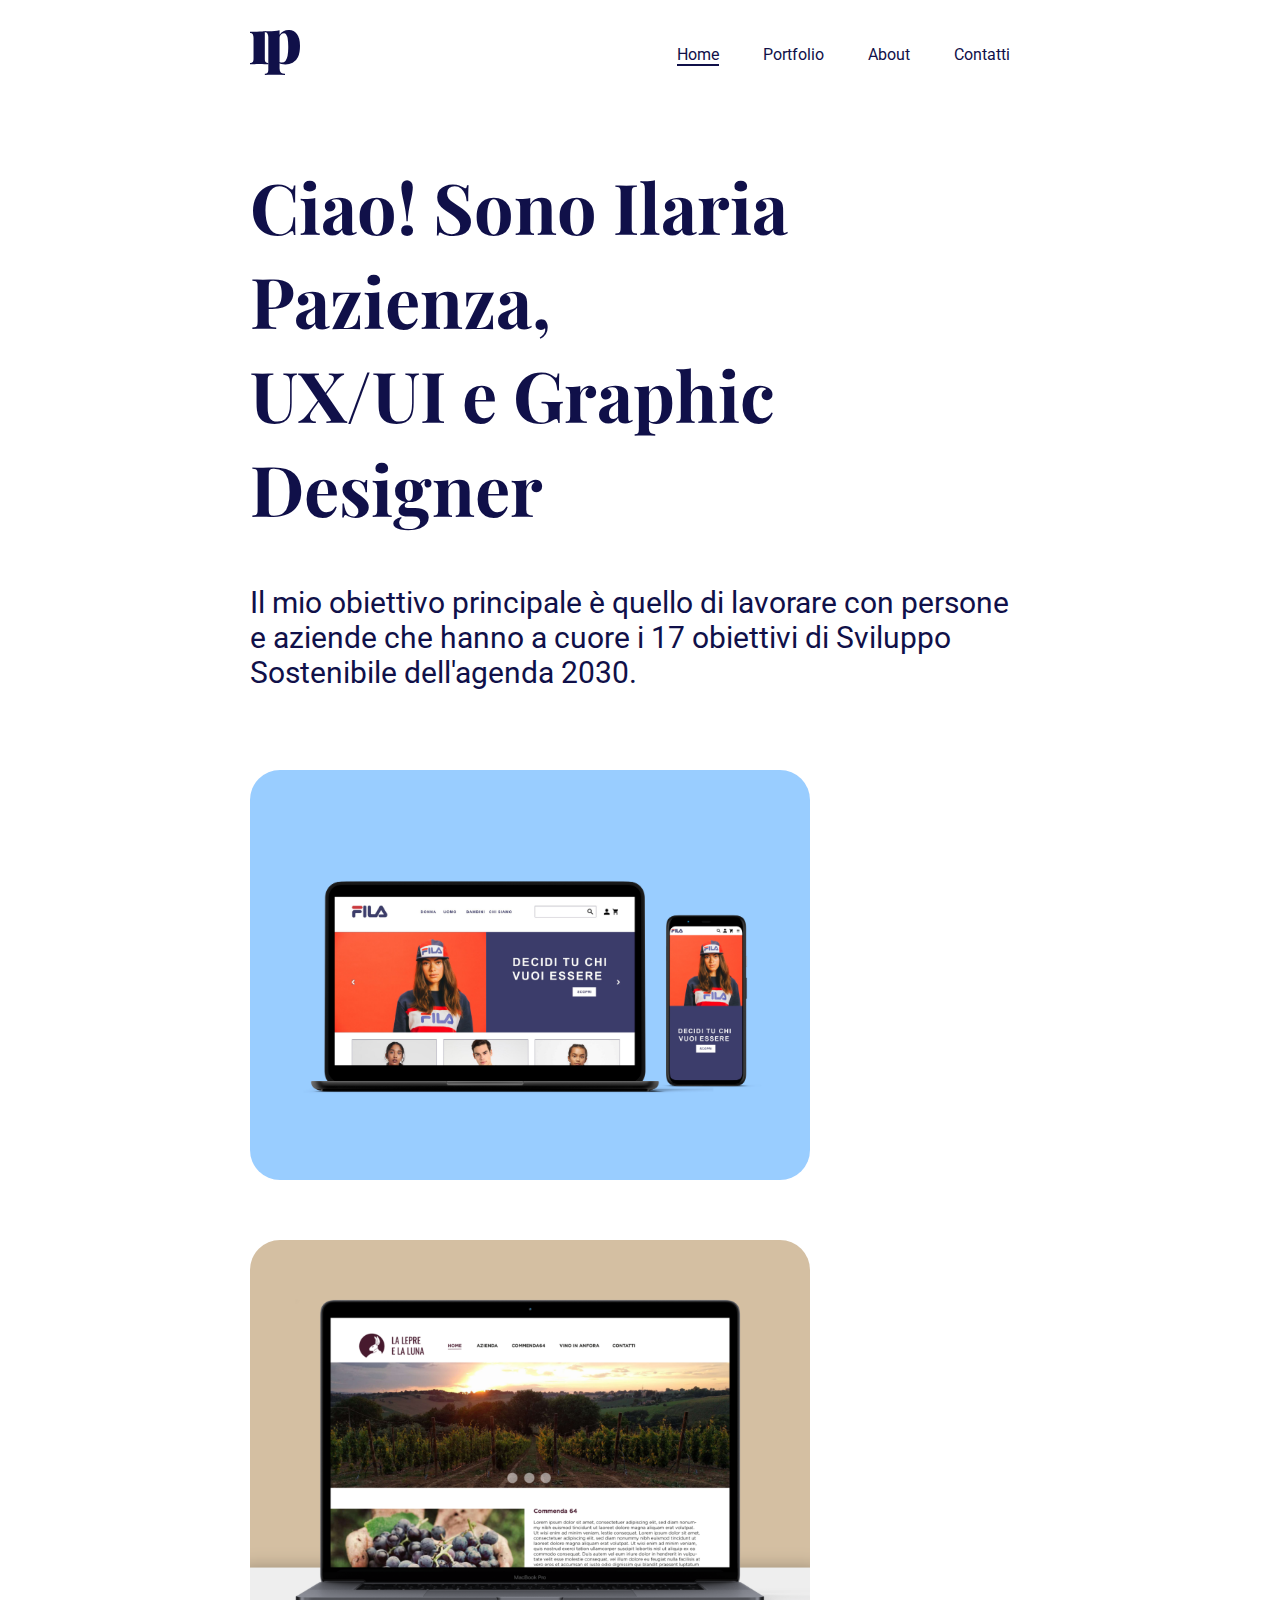
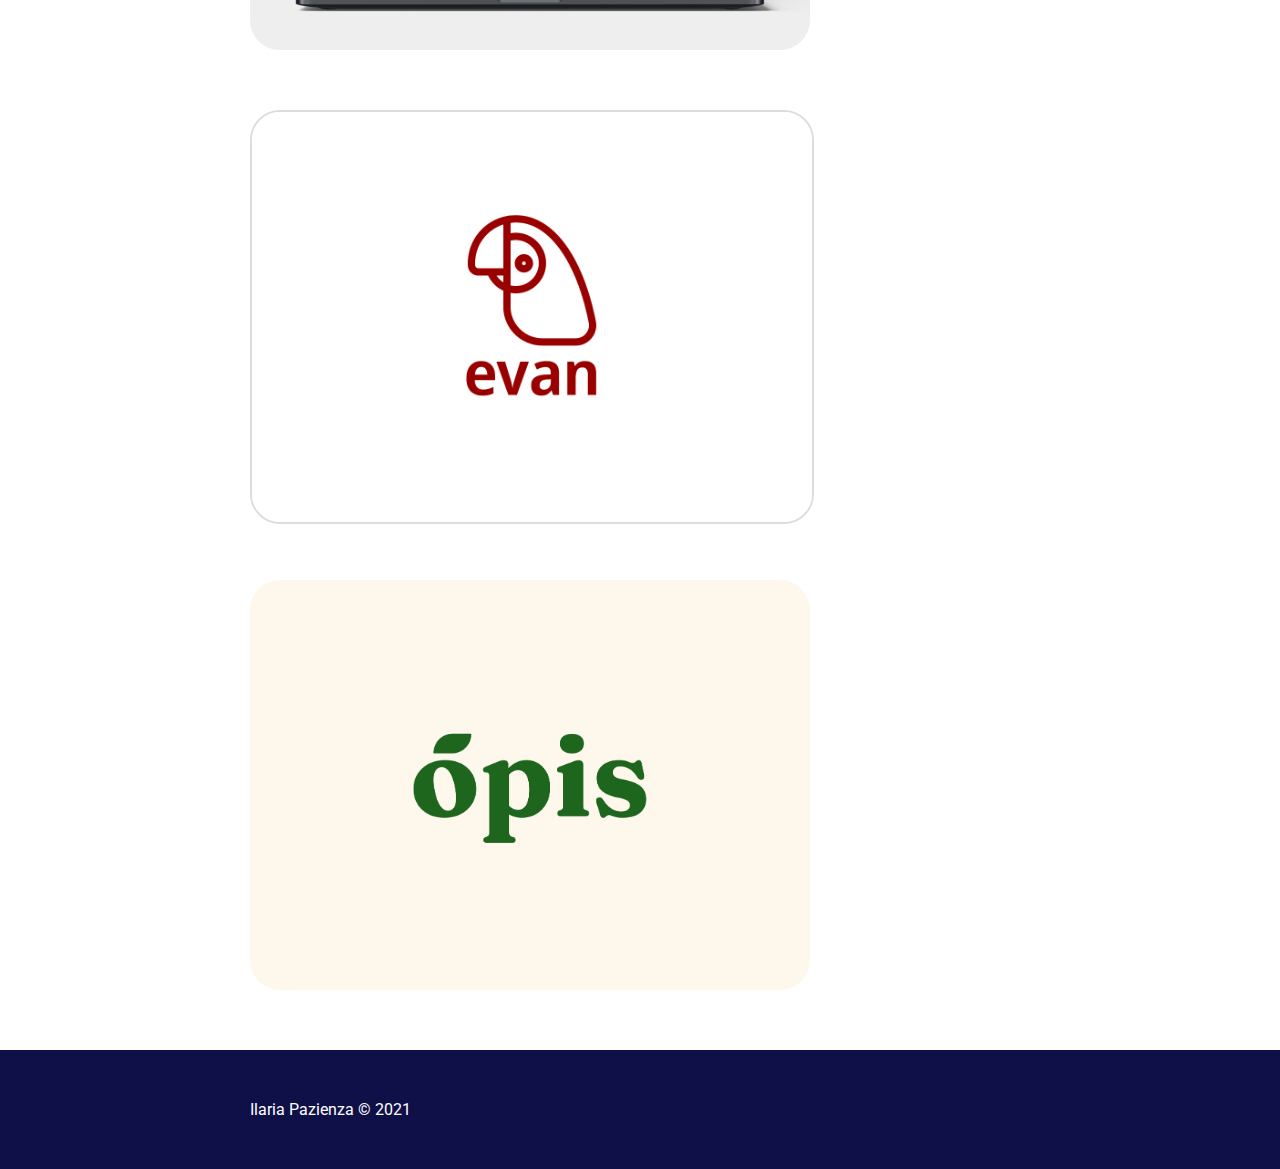
<file: index.html>
<!DOCTYPE html>
<html lang="it">
  <head>
    <meta charset="utf-8">
    <meta name='viewport'
      content='width=device-width, initial-scale=1.0, maximum-scale=1.0'>
    <title>Ilaria Pazienza</title>
    <link rel="stylesheet" href="assets/css/styles.css">
  </head>

  <body>
    <div class="content">

<!-- Navbar -->
    <div class="header">
      <div class="logo-container">
      <a href="index.html">
        <img class='logo' src="assets/img/logo.svg" width="50" alt="logo">
      </a>
      </div>

<div class="nav-links-container">
      <nav>
        <ul class="nav-links">
          <li><a href="index.html" id="home">Home</a></li>
          <li><a href="portfolio.html">Portfolio</a></li>
          <li><a href="about.html">About</a></li>
          <li><a href="contacts.html">Contatti</a></li>
        </ul>
      </nav>
    </div>

    </div>

<!-- Presentation --->

<div class="text-container">
  <h1>Ciao! Sono Ilaria Pazienza, <br> UX/UI e Graphic Designer</h1>
  <h2>Il mio obiettivo principale è quello di lavorare con persone e aziende
  che hanno a cuore i 17 obiettivi di Sviluppo Sostenibile dell'agenda 2030.</h2>
</div>

<!-- Projects --->

<div class="projects-container">

 <a href="fila.html">
  <div class="project-item">
     <img src="assets/img/fila.jpg" class="fila">
      <div class="fila-middle">
       <div class="project-name">Fila</div>
      </div>
  </div>
 </a>

 <a href="lepreluna.html">
  <div class="project-item">
     <img src="assets/img/lepreluna.png" class="lepreluna">
      <div class="lepreluna-middle">
       <div class="project-name">La Lepre e La Luna</div>
      </div>
  </div>
 </a>

 <a href="evan.html">
  <div class="project-item">
     <img src="assets/img/evan.jpg" class="evan">
      <div class="evan-middle">
       <div class="project-name">Evan</div>
      </div>
  </div>
 </a>

 <a href="opis.html">
  <div class="project-item">
     <img src="assets/img/opis.png" class="opis">
      <div class="opis-middle">
       <div class="project-name">opis</div>
      </div>
  </div>
 </a>

</div>

</div>

    <!-- footer --->
    <footer>
      <div class="footer-content">
        <h4> Ilaria Pazienza &copy; 2021 </h4>
      </div>
    </footer>

  </body>
</html>
</file>
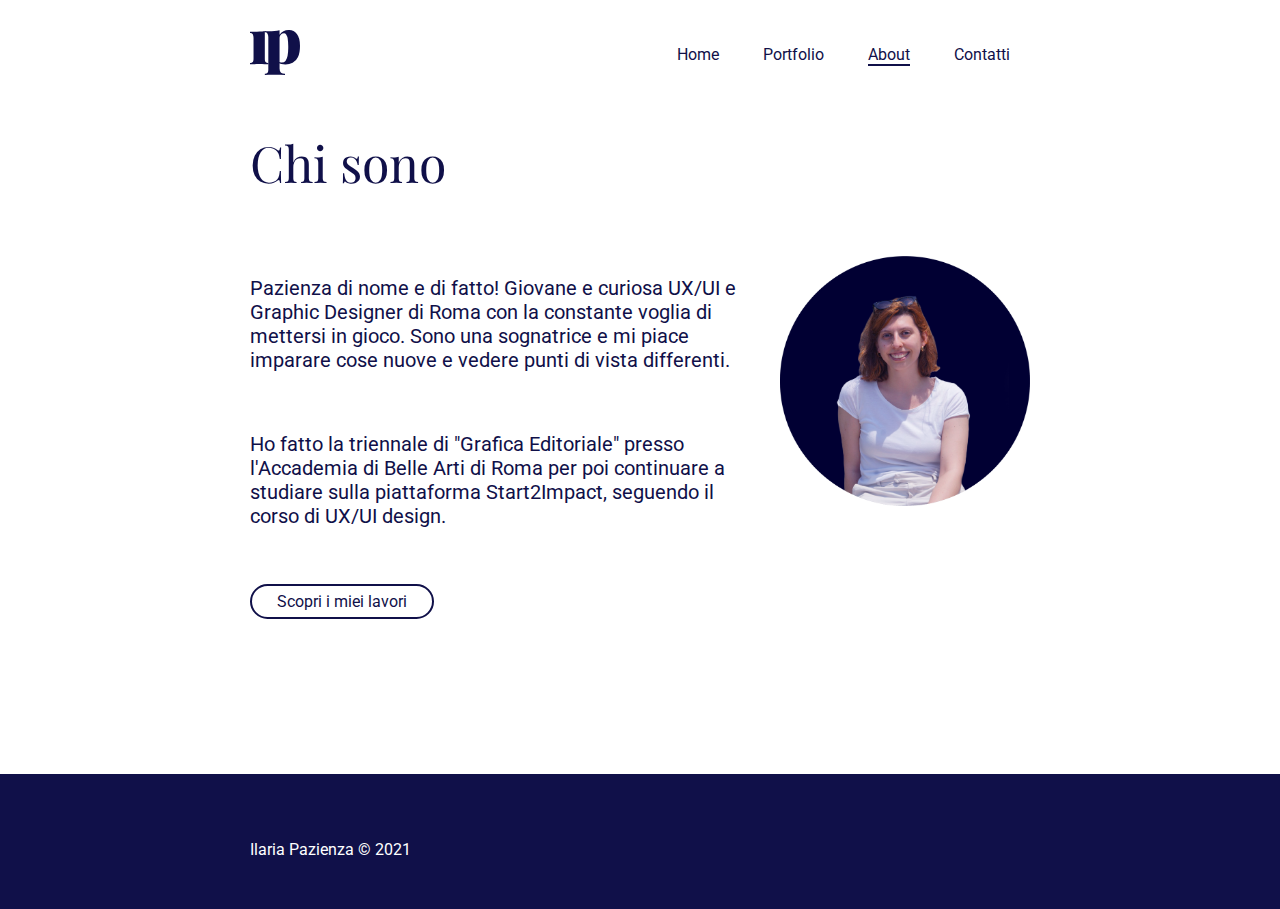
<file: about.html>
<!DOCTYPE html>
<html lang="it">
  <head>
    <meta charset="utf-8">
    <meta name='viewport'
      content='width=device-width, initial-scale=1.0, maximum-scale=1.0'>
    <title>About</title>
    <link rel="stylesheet" href="assets/css/about.css">
  </head>

  <body>
    <div class="content">

<!-- Navbar -->

    <div class="header">
      <div class="logo-container">
      <a href="index.html">
        <img class='logo' src="assets/img/logo.svg" width="50" alt="logo">
      </a>
    </div>

      <nav>
        <ul class="nav-links">
          <li><a href="index.html">Home</a></li>
          <li><a href="portfolio.html">Portfolio</a></li>
          <li><a href="about.html" id="about">About</a></li>
          <li><a href="contacts.html">Contatti</a></li>
        </ul>
      </nav>
    </div>


<!-- ABOUT ME --->
<h2>Chi sono</h2>
<div class="container">
  <div class="content-left">
    <p>Pazienza di nome e di fatto!
      Giovane e curiosa UX/UI e Graphic Designer di Roma
      con la constante voglia di mettersi in gioco.
      Sono una sognatrice e mi piace imparare cose nuove e vedere
      punti di vista differenti.</p>
      <p>Ho fatto la triennale di "Grafica Editoriale" presso l'Accademia
      di Belle Arti di Roma per poi continuare a studiare sulla piattaforma
      Start2Impact, seguendo il corso di UX/UI design.</p>
    <p><a href="portfolio.html" class="btn" id="portfolio">Scopri i miei lavori</a></p>
  </div>

  <div class="content-right">
  <img class="profilo" src="assets/img/profilo.png">
  </div>

</div>
</div>

<footer>
  <div class="footer-content">
    <h4> Ilaria Pazienza &copy; 2021 </h4>
  </div>
</footer>

</body>
</html>
</file>
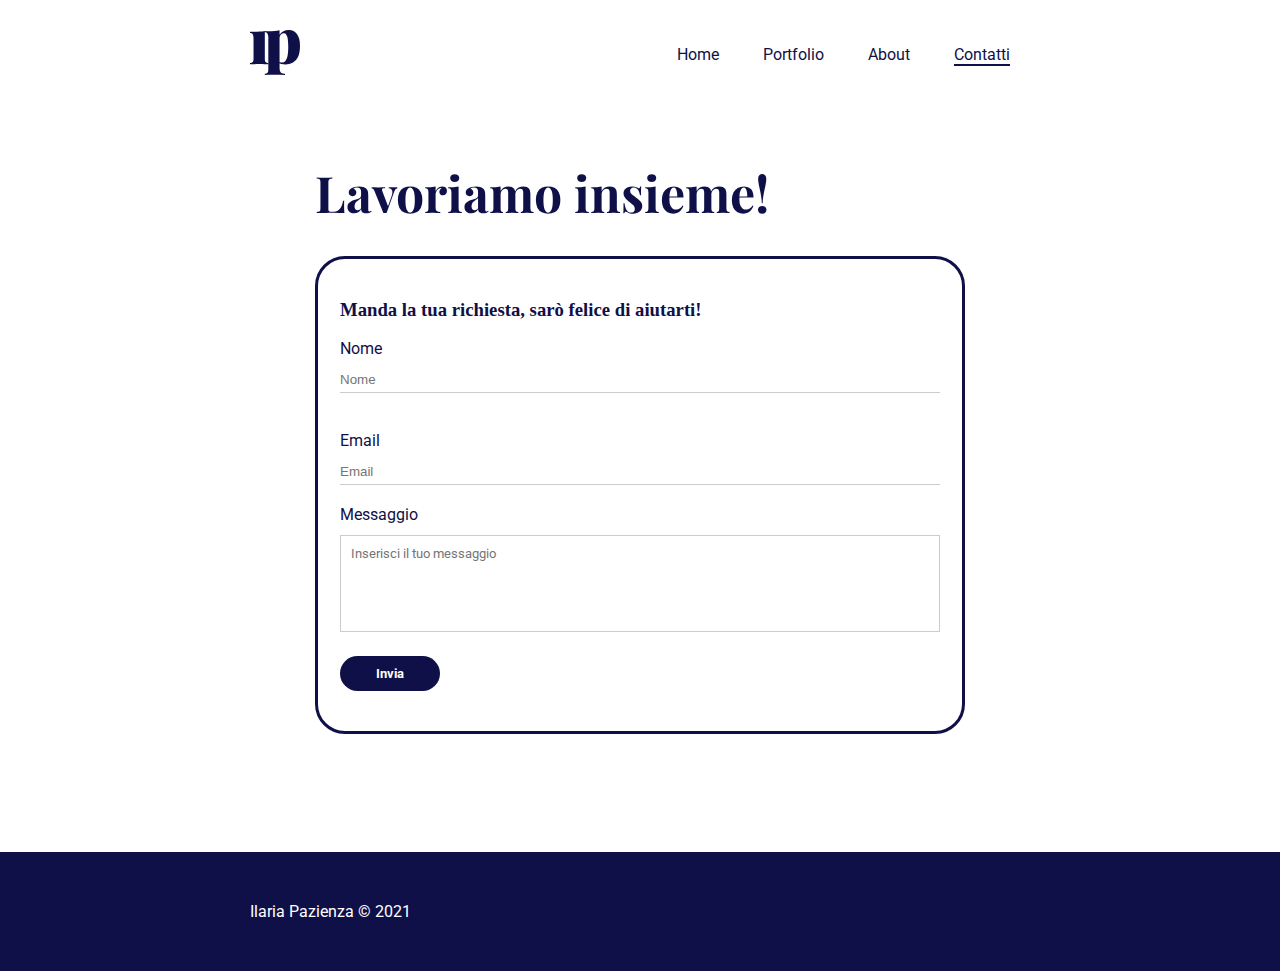
<file: contacts.html>
<!DOCTYPE html>
<html lang="it">
  <head>
    <meta charset="utf-8">
    <meta name='viewport'
      content='width=device-width, initial-scale=1.0, maximum-scale=1.0'>
    <title>Ilaria Pazienza</title>
    <link rel="stylesheet" href="assets/css/contacts.css">
  </head>

  <body>
    <div class="content">

<!-- Navbar -->

    <div class="header">
      <div class="logo-container">
      <a href="index.html">
        <img class='logo' src="assets/img/logo.svg" width="50" alt="logo">
      </a>
    </div>

      <nav>
        <ul class="nav-links">
          <li><a href="index.html">Home</a></li>
          <li><a href="portfolio.html">Portfolio</a></li>
          <li><a href="about.html">About</a></li>
          <li><a href="contacts.html" id="contacts">Contatti</a></li>
        </ul>
      </nav>

    </div>

<!-- contactS --->

      <div class="container">
        <h1> Lavoriamo insieme!</h1>

        <div class="contact-box">
          <div class="contact-left">
            <h3 id="Richiesta"> Manda la tua richiesta, sarò felice di aiutarti! </h3>

<br>

            <form>
              <div class="input-row">

                <div class="input-group">
                  <label>Nome</label>
                  <input type="text" placeholder="Nome">
                </div>

<br>

                <div class="input-group">
                  <label>Email</label>
                  <input type="text" placeholder="Email">
                </div>
              </div>

              <label>Messaggio</label>
              <textarea rows="5" placeholder="Inserisci il tuo messaggio"></textarea>

              <button type="Submit">Invia</button>

            </form>
          </div>

          </div>
        </div>

</div>

        <footer>
          <div class="footer-content">
            <h4> Ilaria Pazienza &copy; 2021 </h4>
          </div>
        </footer>


  </body>

</html>
</file>
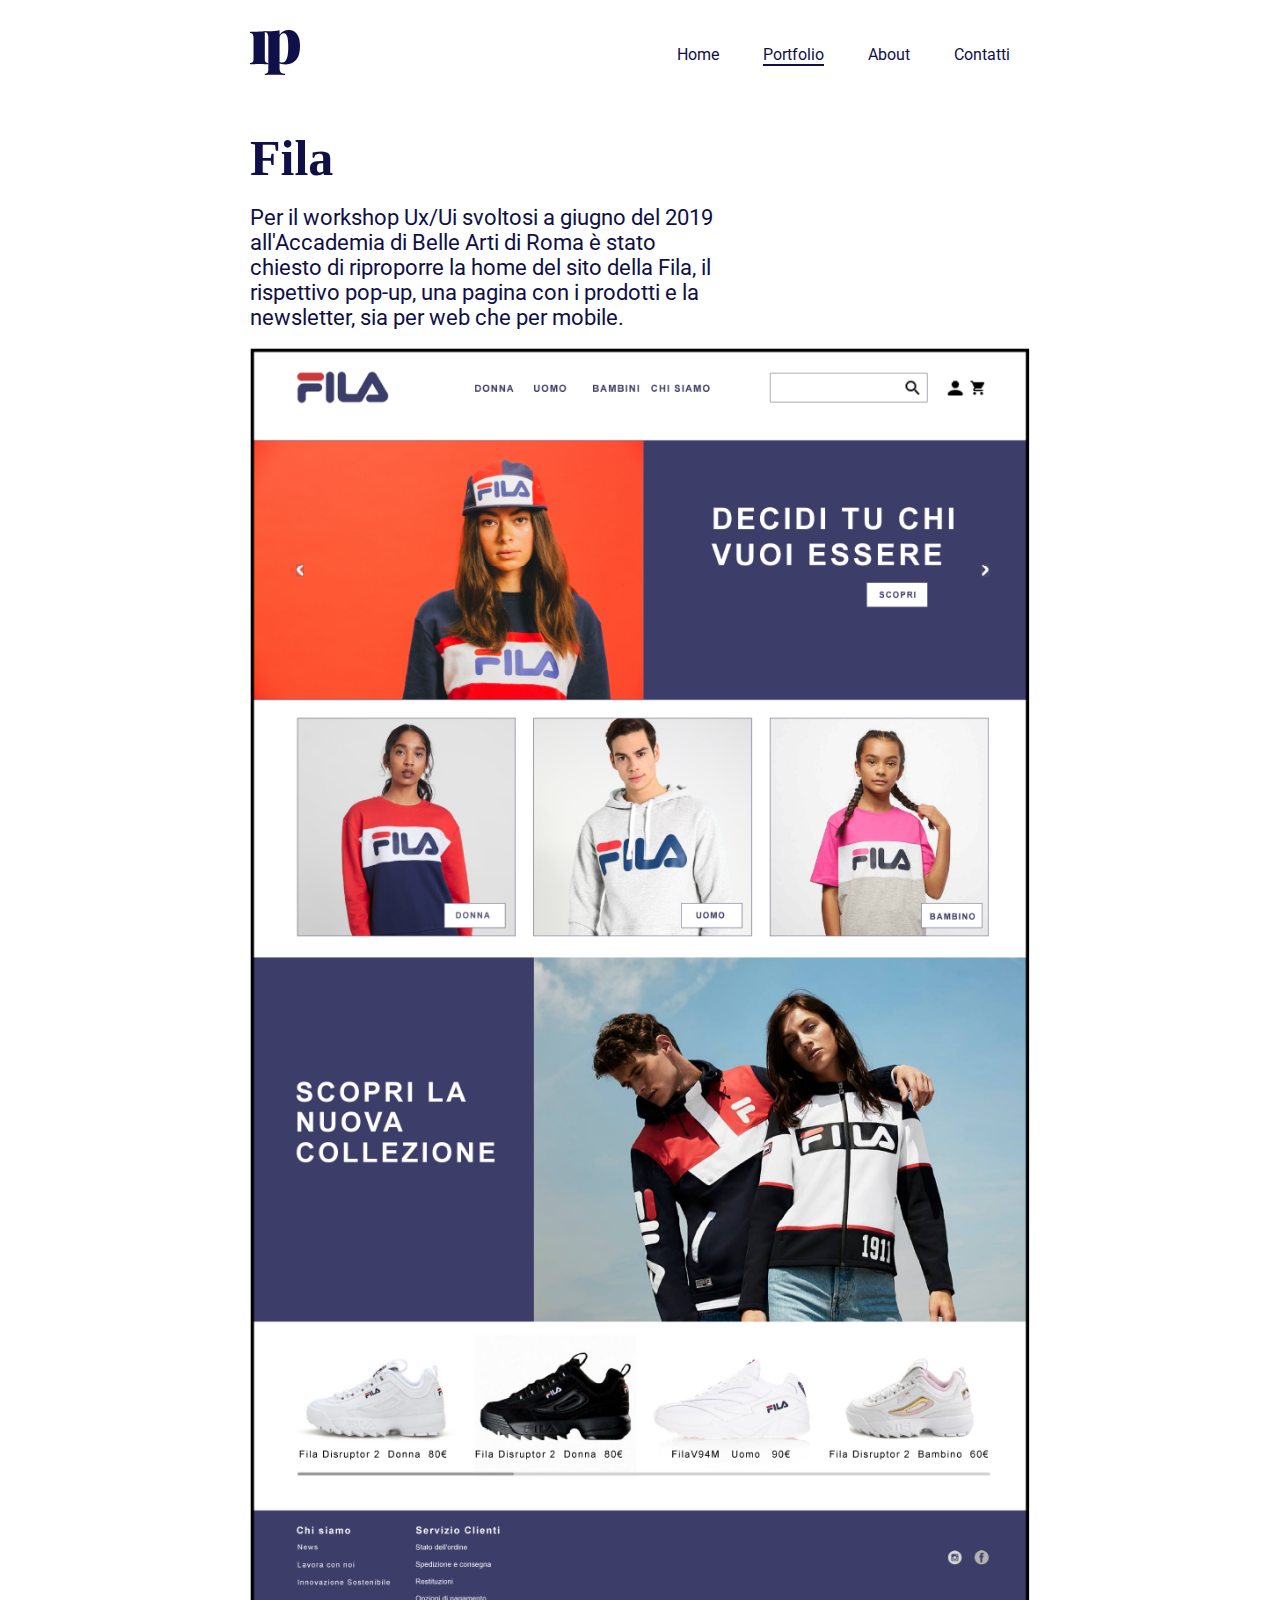
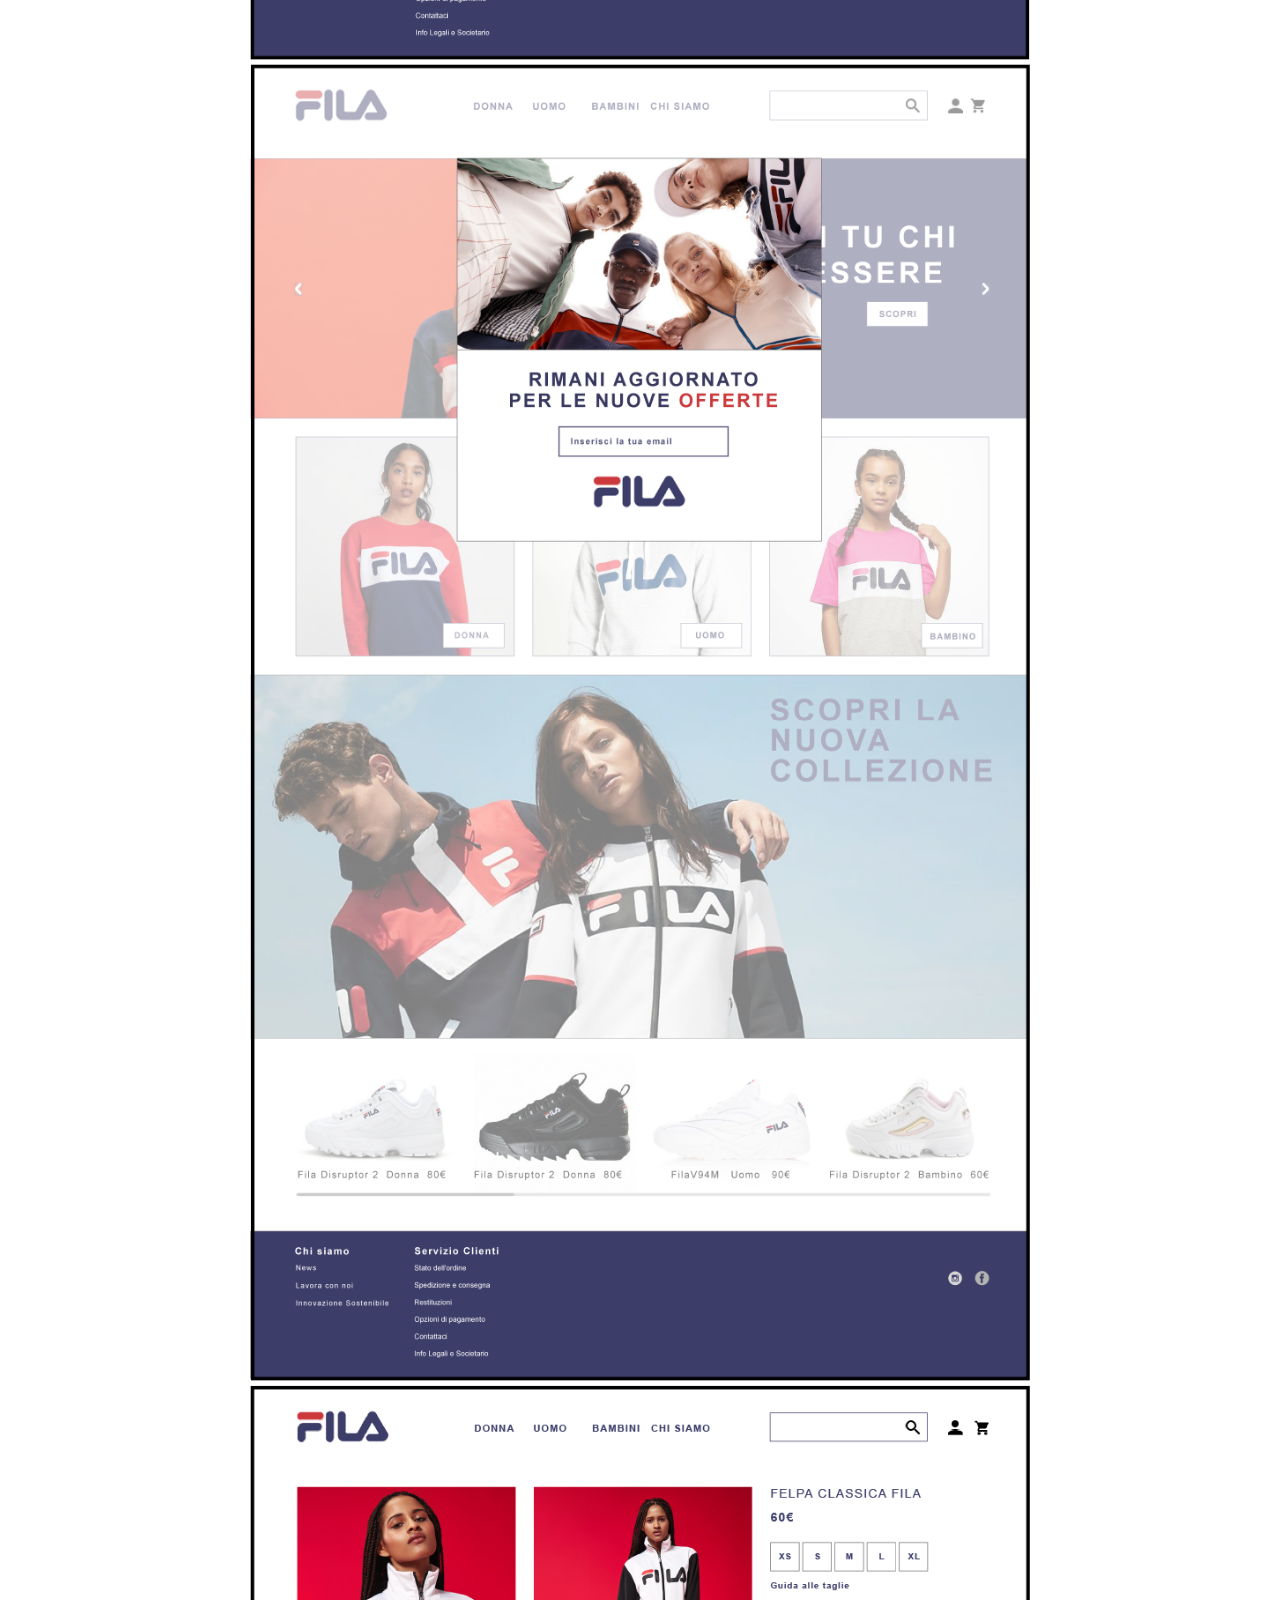
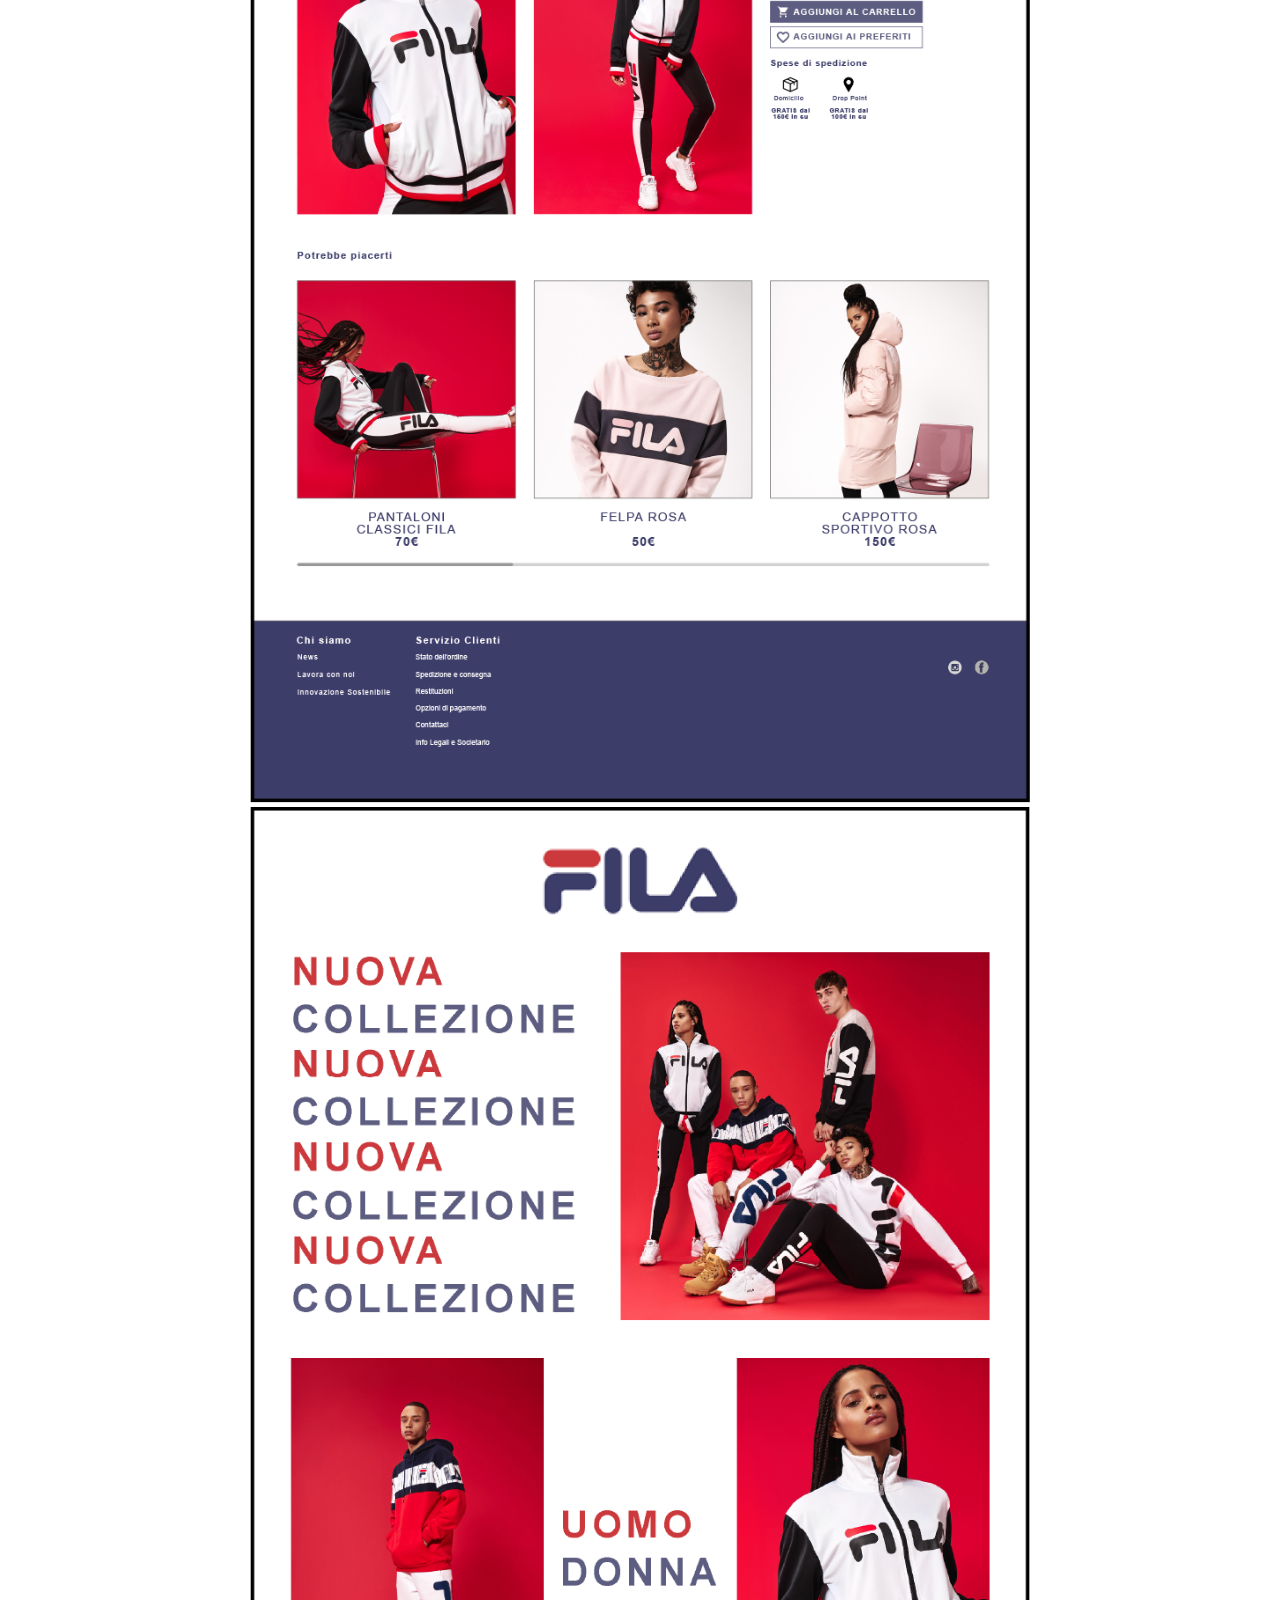
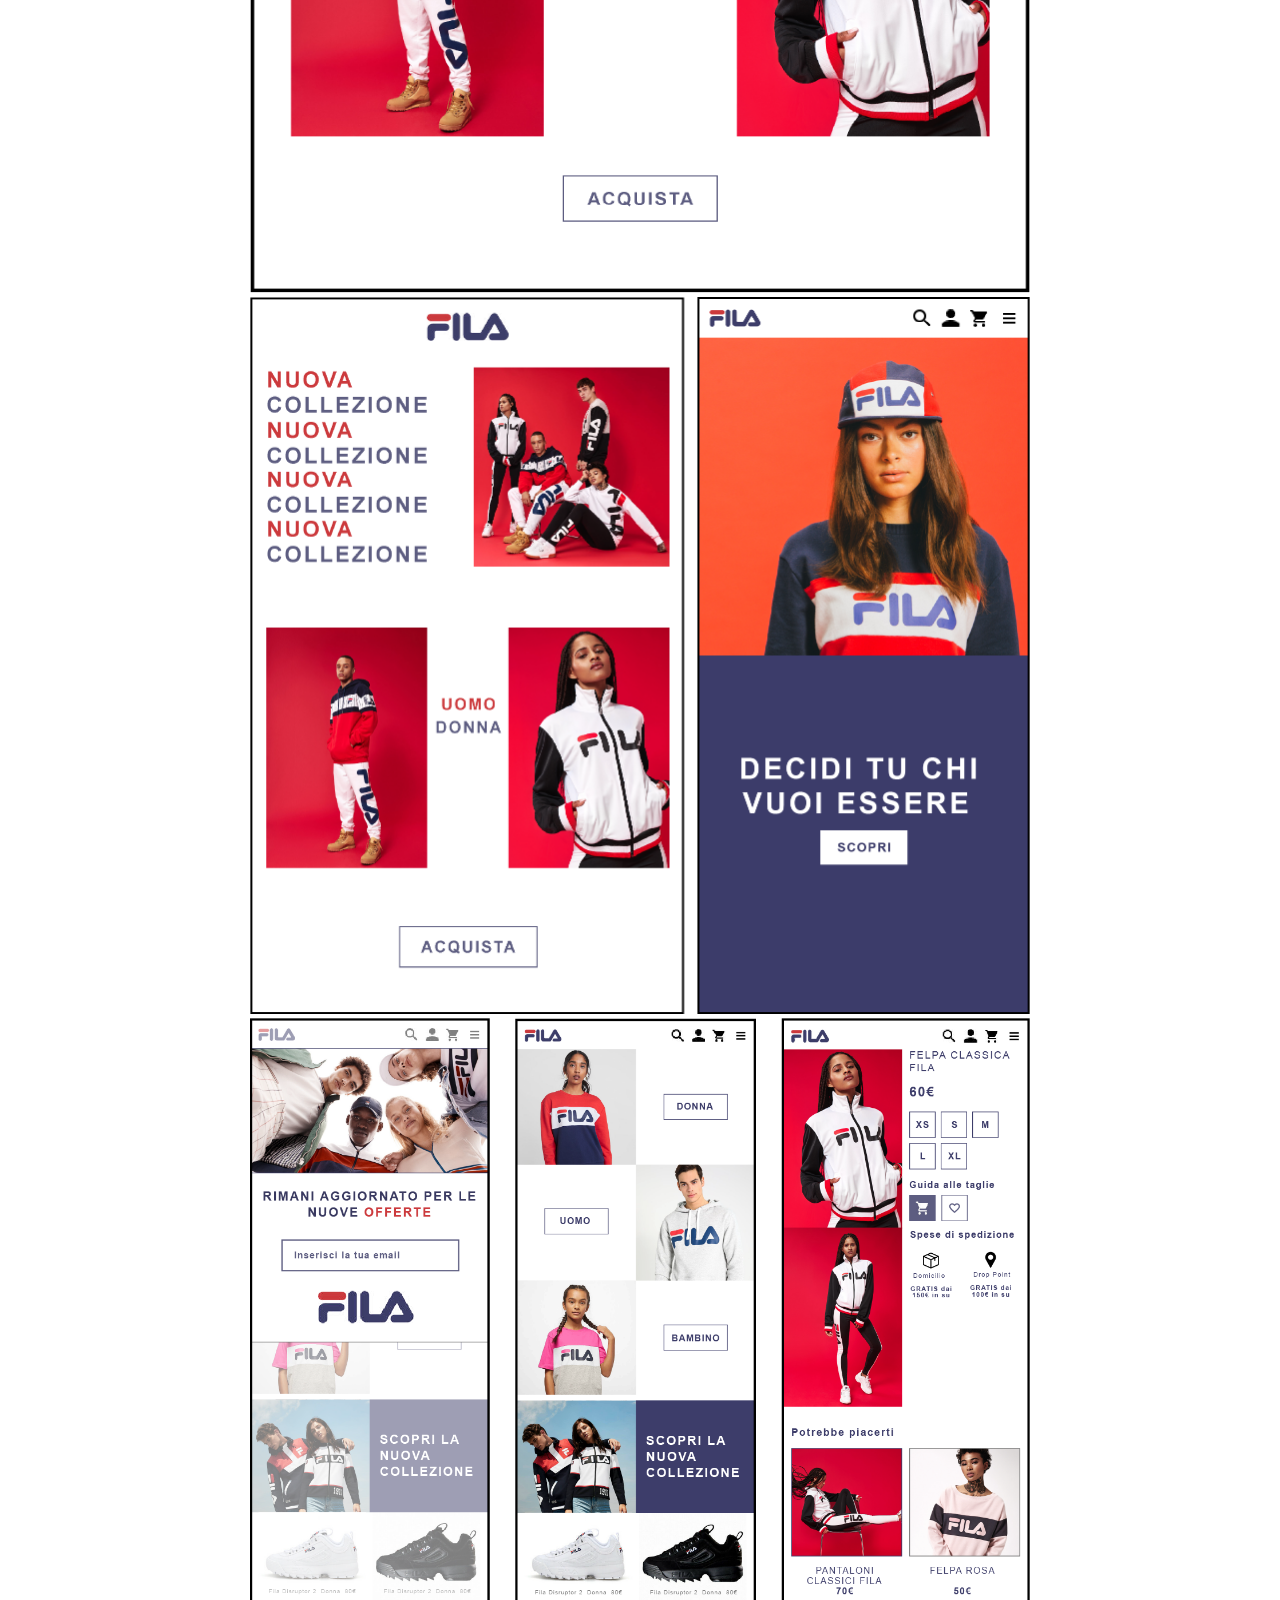
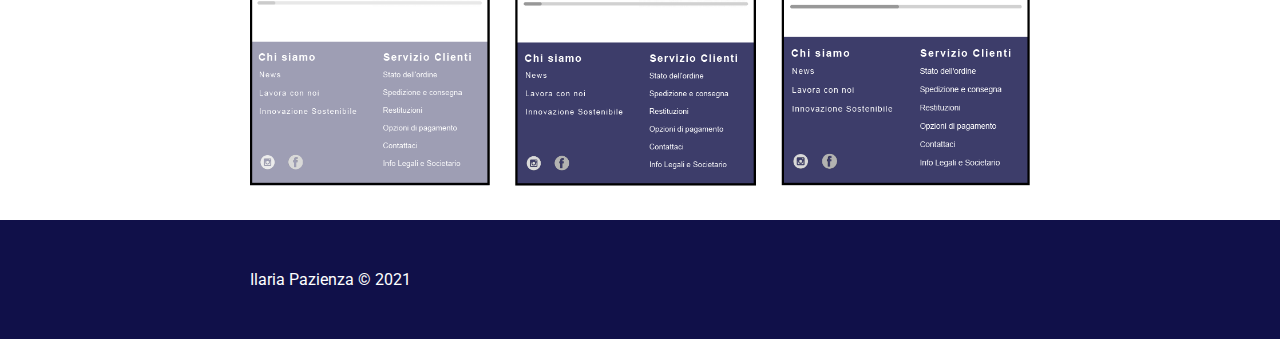
<file: fila.html>
<!DOCTYPE html>
<html lang="it">
  <head>
    <meta charset="utf-8">
    <meta name='viewport'
      content='width=device-width, initial-scale=1.0, maximum-scale=1.0'>
    <title>Ilaria Pazienza</title>
    <link rel="stylesheet" href="assets/css/fila.css">
  </head>

  <body>
    <div class="content">

<!-- Navbar -->

    <div class="header">
      <div class="logo-container">
      <a href="index.html">
        <img class='logo' src="assets/img/logo.svg" width="50" alt="logo">
      </a>
    </div>

      <nav>
        <ul class="nav-links">
          <li><a href="index.html">Home</a></li>
          <li><a href="portfolio.html" id="portfolio">Portfolio</a></li>
          <li><a href="about.html">About</a></li>
          <li><a href="contacts.html">Contatti</a></li>
        </ul>
      </nav>

    </div>

<!-- Presentation --->

<div class="container">
<h1>Fila</h1>
<br>
<h2> Per il workshop Ux/Ui svoltosi a giugno del 2019 all'Accademia di
Belle Arti di Roma è stato chiesto di riproporre la home del sito
della Fila, il rispettivo pop-up, una pagina con i prodotti e
la newsletter, sia per web che per mobile.</h2>
<br>

<div class="fila">
<img class="filahome" src="assets/img/filahome.png" alt="fila" width="76%">
<img class="filapopup" src="assets/img/filapopup.png" alt="fila" width="76%">
<img class="filaprodotto" src="assets/img/filaprodotto.png" alt="fila" width="76%">
<img class="filanewsletter" src="assets/img/filanewsletter.png" alt="fila" width="76%">
<img class="mobile" src="assets/img/mobile.png" alt="fila" width="76%">
<img class="mobile2" src="assets/img/mobile2.png" alt="fila"  width="76%">
</div>
</div>

</div>

<!-- footer --->
<footer>
  <div class="footer-content">
    <h4> Ilaria Pazienza &copy; 2021 </h4>
  </div>
</footer>

</body>
</html>
</file>
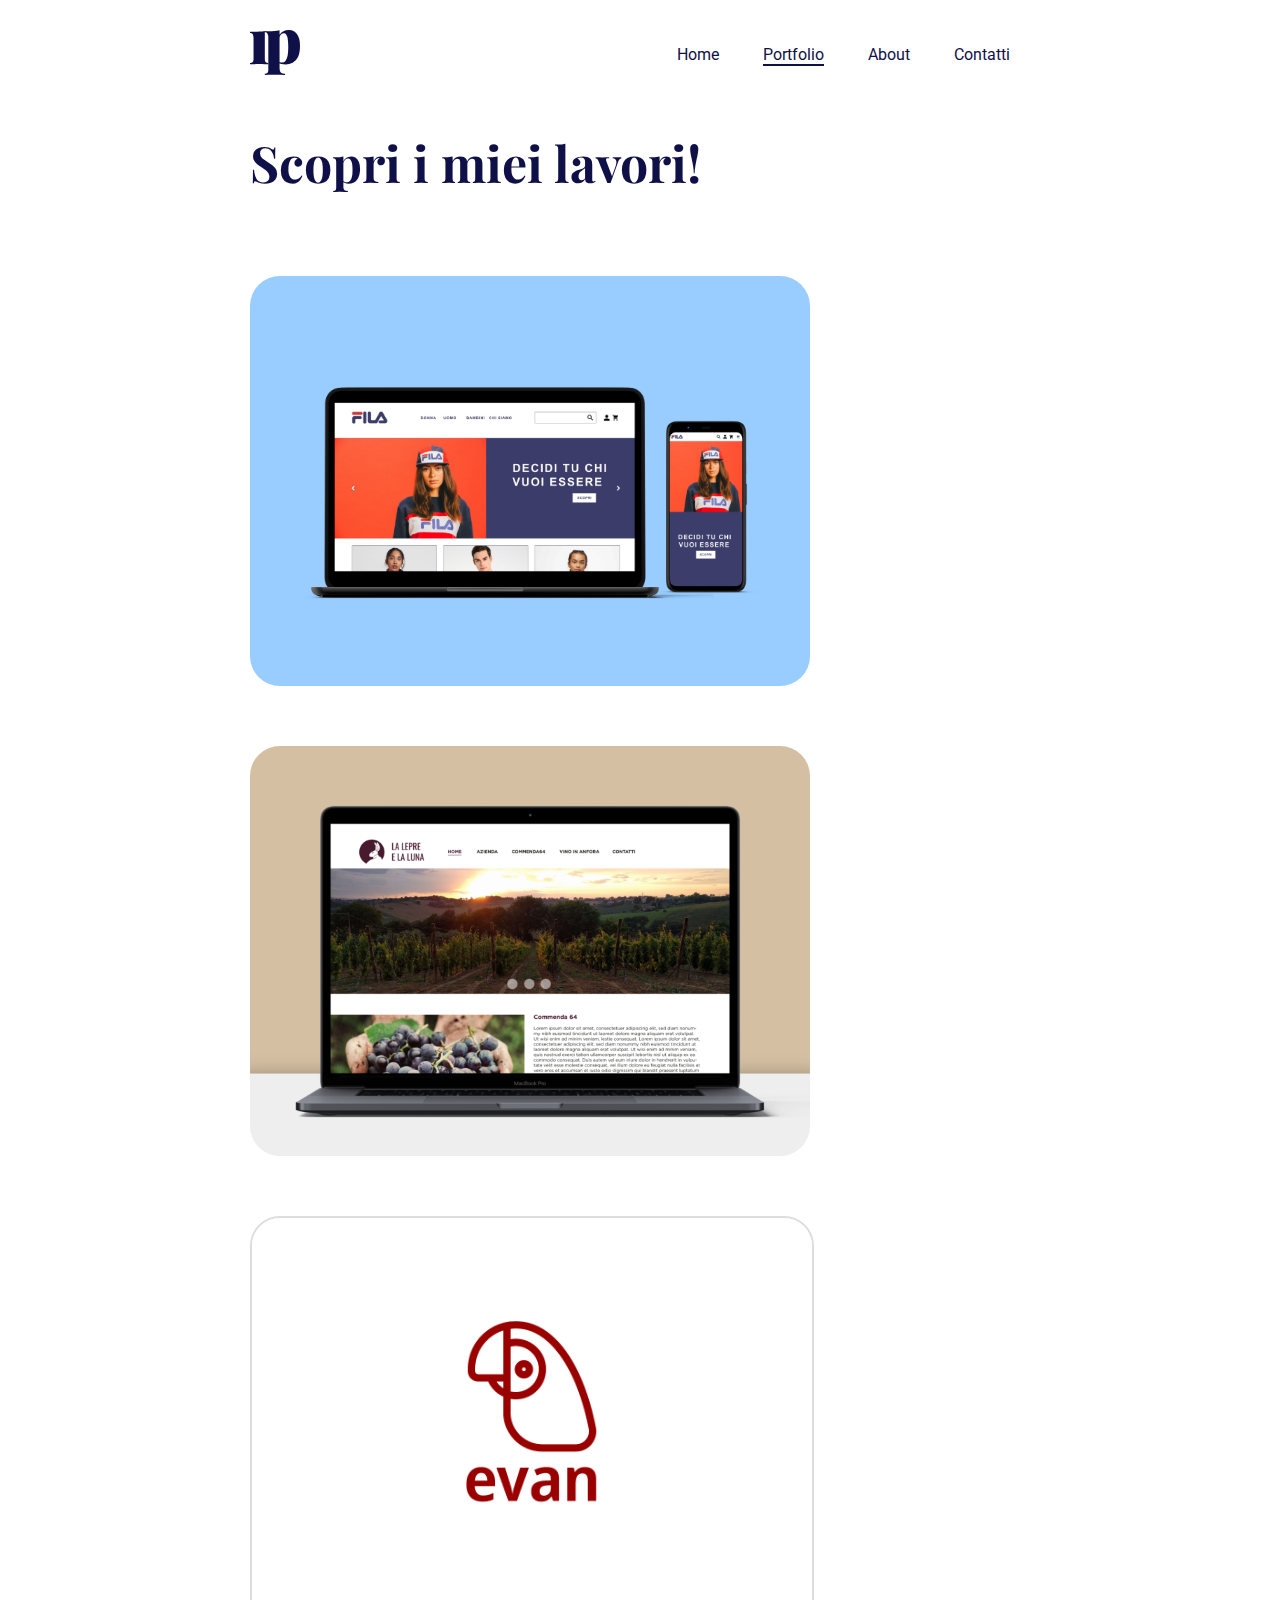
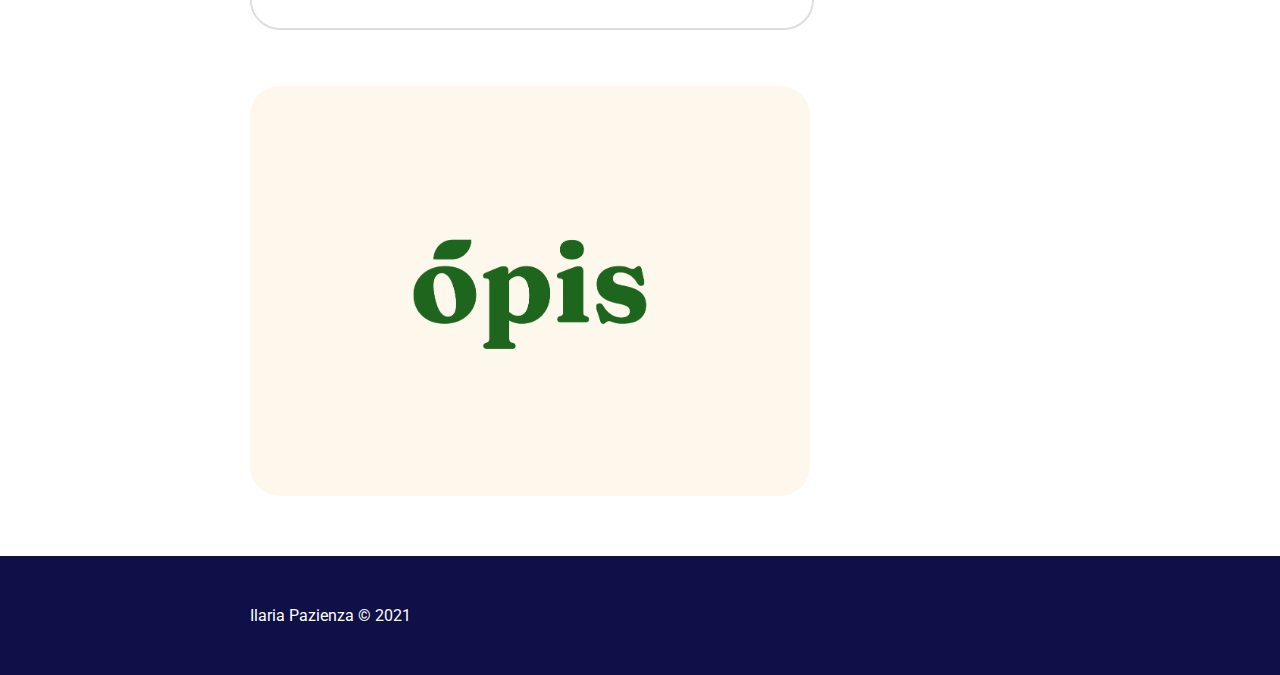
<file: portfolio.html>
<!DOCTYPE html>
<html lang="it">
  <head>
    <meta charset="utf-8">
    <meta name='viewport'
      content='width=device-width, initial-scale=1.0, maximum-scale=1.0'>
    <title>Portfolio</title>
    <link rel="stylesheet" href="assets/css/portfolio.css">
  </head>

  <body>
    <div class="content">

<!-- Navbar -->

    <div class="header">
      <div class="logo-container">
      <a href="index.html">
        <img class='logo' src="assets/img/logo.svg" width="50" alt="logo">
      </a>
      </div>

      <nav>
        <ul class="nav-links">
          <li><a href="index.html">Home</a></li>
          <li><a href="portfolio.html" id="portfolio">Portfolio</a></li>
          <li><a href="about.html">About</a></li>
          <li><a href="contacts.html">Contatti</a></li>
        </ul>
      </nav>

    </div>

<!-- PROJECTS -->

<div class="title">
  <h2>Scopri i miei lavori!</h2>
</div>

<div class="container">

  <a href="fila.html">
   <div class="project-item">
      <img src="assets/img/fila.jpg" class="fila">
       <div class="fila-middle">
        <div class="project-name">Fila</div>
       </div>
   </div>
  </a>

  <a href="lepreluna.html">
   <div class="project-item">
      <img src="assets/img/lepreluna.png" class="lepreluna">
       <div class="lepreluna-middle">
        <div class="project-name">La Lepre e La Luna</div>
       </div>
   </div>
  </a>

  <a href="evan.html">
   <div class="project-item">
      <img src="assets/img/evan.jpg" class="evan">
       <div class="evan-middle">
        <div class="project-name">Evan</div>
       </div>
   </div>
  </a>

  <a href="opis.html">
   <div class="project-item">
      <img src="assets/img/opis.png" class="opis">
       <div class="opis-middle">
        <div class="project-name">opis</div>
       </div>
   </div>
  </a>

  </div>

</div>

<!-- footer --->
<footer>
  <div class="footer-content">
    <h4> Ilaria Pazienza &copy; 2021 </h4>
  </div>
</footer>

</body>
</html>
</file>
<file: assets/css/styles.css>
@import url('https://fonts.googleapis.com/css2?family=Roboto:wght@400;500&display=swap');
@import url('https://fonts.googleapis.com/css2?family=Playfair+Display:wght@800;900&display=swap');

* {
  margin: 0;
  padding: 0;
}

.content {
width: auto;
/*max-width: 1170px;*/
height: 100%;
background-color: #fff; /*#f8f8fd;*/
padding: 30px 250px;
}

.header {
  width: auto;
  display: flex;
  justify-content: space-between;
  align-items: center;
  /*background-color: #aaa;*/
}

.menu {
  display: none;
}

.nav-links {
  list-style: none;
}

.nav-links li {
  font-family: "Roboto", sans-serif;
  font-weight: 500, bold;
  font-size: 16px;
  color: #101049;
  text-decoration: none;

  display: inline-block;
  padding: 0px 20px;
}

li, a {
  font-family: "Roboto", sans-serif;
  font-weight: 500, bold;
  font-size: 16px;
  color: #101049;
  text-decoration: none;
}

#home {
  border-bottom: 2px solid #101049;
  padding-top: 5px;
}

h1 {
  padding-top: 30px;
  font-family: "Playfair Display", serif;
  font-weight: 800, bold;
  font-size: 70px;
  color: #101049;
  text-decoration: none;
}

h2 {
  padding-top: 50px;
  font-family: "Roboto", serif;
  font-weight: normal;
  font-size: 30px;
  color: #101049;
  text-decoration: none;
  /*max-width: 900px;*/
}

.text-container {
  padding-top: 50px;
}


/* PROJECTS */

.projects-container {
  padding-top: 50px;
  /*background-color: #f6d2ac;*/
  /*max-width: 1170px;*/
  width: auto;
  display: flex;
  justify-content: space-between;
  flex-wrap: wrap;
}

  .project-item {
    width: 100%;
    max-width: 560px;
    height:  430px;
    margin-bottom: 55px;
    }

    .evan {
    height: auto;
    }

.project-item img {
    border-radius: 30px;
    width: 100%;
    height: 100%;
    object-fit: cover;
  }

.project-name {
    font-family: "Playfair Display", serif;
    font-weight: 400;
    font-size: 40px;
    color: #101049;
  }



/*-------OVERLAY FILA------------*/

  .fila-middle {
    /* transition: .5s ease; */
    opacity: 0;
    position: absolute;
    top: 750px;
    left: 520px;
    transform: translate(-50%, -50%);
    -ms-transform: translate(-50%, -50%);
    text-align: left;
  }

  .project-item:hover .fila {
    opacity: 0.3;
  }

  .project-item:hover .fila-middle {
    opacity: 1;
  }

  /* OVERLAY LEPRELUNA */

  .lepreluna-middle {
  /*  transition: .5s ease; */
    opacity: 0;
    position: absolute;
    top: 750px;
    left: 1150px;
    transform: translate(-50%, -50%);
    -ms-transform: translate(-50%, -50%);
    text-align: left;
  }

  .project-item:hover .lepreluna {
    opacity: 0.3;
  }

  .project-item:hover .lepreluna-middle {
    opacity: 1;
  }

  /* OVERLAY EVAN */
  .evan {
    border: 2px solid #ddd;
  }

  .evan-middle {
  /*  transition: .5s ease; */
    opacity: 0;
    position: absolute;
    top: 1230px;
    left: 520px;
    transform: translate(-50%, -50%);
    -ms-transform: translate(-50%, -50%);
    text-align: left;
  }

  .project-item:hover .evan {
    opacity: 0.3;
  }

  .project-item:hover .evan-middle {
    opacity: 1;
  }

  /* OVERLAY OPIS */
  .opis-middle {
  /*  transition: .5s ease; */
    opacity: 0;
    position: absolute;
    top: 1230px;
    left: 1150px;
    transform: translate(-50%, -50%);
    -ms-transform: translate(-50%, -50%);
    text-align: left;
  }

  .project-item:hover .opis {
    opacity: 0.3;
  }

  .project-item:hover .opis-middle {
    opacity: 1;
  }

/* FOOTER */
.footer-content {
  width: auto;
background-color: #101049;
margin-bottom: 0;
padding: 0px;
overflow: hidden;
}

h4 {
  margin-bottom: 0px;
  padding-top: 50px;
  padding-bottom: 50px;
  padding-left: 250px;
  color: #fff;
  font-family: "Roboto", serif;
  font-weight: normal;
  /*border: 5px solid #ccc;*/
}






/* RESPONSIVE */
/* Mobile Styles */
  @media only screen and (min-width: 320px) and (max-width: 480px){
    .content {
      max-width: 100%;
      height: 100%;
      padding-left: 30px;
      padding-right: 30px;
    }

    .header {
      display: flex;
      flex-wrap: wrap;
      justify-content: center;
      /* background-color: #aaa; */
    }

.logo-container { display: flex;
  justify-content: center;
  width: 100%;
  /* background-color: #fff; */
}

.logo {
  padding-bottom: 10px;
}

.nav-links-container {
  width: 100%;
  display: flex;
  justify-content: space-evenly;
  /*background-color: #acac;*/
  padding: 0;
}

.nav-links li {
  padding: 10px;
  padding-left: 0px;
  margin: auto;
}

/*#home {
  display: none;
}*/

.text-container {
  padding-top: 0px;
  max-width: 300px;
}

h1 {
  font-size: 34px;
}

h2 {
  padding-top: 30px;
  font-size: 25px;
}

/* PROJECTS */
.projects-container {
  padding-top: 20px;
  /*background-color: #f6d2ac;*/
  max-width: 425px;
  display: flex;
  flex-direction: column;
  justify-content: space-between;

}

.project-item {
  width: 100%;
  height: 200px;
  margin-bottom: 10px;
  padding: 0;
  }

.project-item img {
    border-radius: 30px;
    width: 100%;
    height: 100%;
    object-fit: cover;
  }

/*FOOTER*/

.footer-content {
  min-width: 320px;
  max-width: 480px;
background-color: #101049;
}

h4 {
  margin-bottom: 0px;
  padding-top: 50px;
  padding-bottom: 50px;
  padding-left: 30px;
  color: #fff;
  font-family: "Roboto", serif;
  font-weight: normal;
  /*border: 5px solid #ccc;*/
}
  }






  /* Tablet Styles */
  @media only screen and (min-width: 481px) and (max-width: 760px) {
    .content {
      max-width: 1920px;
      padding: 30px 100px;
    }

    .header {
      display: flex;
      flex-wrap: wrap;
      justify-content: center;
      /* background-color: #aaa; */
    }

.logo-container { display: flex;
  justify-content: center;
  width: 100%;
  /* background-color: #fff; */
}

.logo {
  padding-bottom: 10px;
}

.nav-links-container {
  width: 100%;
  display: flex;
  justify-content: space-evenly;
  /*background-color: #acac;*/
  padding: 0;
}

.nav-links li {
  padding: 10px;
  padding-left: 0px;
  margin: auto;
}

/*FOOTER*/

.footer-content {
  width: 100%;
background-color: #101049;
}

h4 {
  margin-bottom: 0px;
  padding-top: 50px;
  padding-bottom: 50px;
  padding-left: 100px;
  color: #fff;
  font-family: "Roboto", serif;
  font-weight: normal;
  /*border: 5px solid #ccc;*/
}
  }




  /* Tablet Styles */
  @media only screen and (min-width: 761px) and (max-width: 960px) {

    .content {
      max-width: 1920px;
      padding: 30px 100px;
    }

    .project-item {
      width: 100%;
      max-width: 560px;
      height:  430px;
      margin-bottom: 55px;
      }

      /*FOOTER*/

      .footer-content {
        width: auto;
      }

      h4 {
        margin-bottom: 0px;
        padding-top: 50px;
        padding-bottom: 50px;
        padding-left: 30px;
        color: #fff;
        font-family: "Roboto", serif;
        font-weight: normal;
        /*border: 5px solid #ccc;*/
      }

      /*FOOTER*/

      .footer-content {
        width: 100%;
      background-color: #101049;
      }

      h4 {
        margin-bottom: 0px;
        padding-top: 50px;
        padding-bottom: 50px;
        padding-left: 100px;
        color: #fff;
        font-family: "Roboto", serif;
        font-weight: normal;
        /*border: 5px solid #ccc;*/
      }
}

/* Desktop Styles */
  @media only screen and (min-width: 961px) and (max-width: 1024px){

.content {
  max-width: 1000px;
  padding: 30 100px;
}

.text-container {
  padding-top: 0px;
  width: 100%;
}

h1 {
  padding-top: 30px;
  font-size: 40px;
}

h2 {
  padding-top: 50px;
  font-family: "Roboto", serif;
  font-weight: normal;
  font-size: 30px;
  color: #101049;
  text-decoration: none;
  /*max-width: 900px;*/
}


.project-item img {
    border-radius: 30px;
    width: 461px;
    height: 100%;
    object-fit: cover;
  }

  }

  /* Desktop Styles */
  @media only screen and (min-width: 1025px) and (max-width: 1920px){

.content {
  max-width: 1920px;
  padding: 30px 250px;
}

.projects-container {
  padding-top: 50px;
  /*background-color: #f6d2ac;*/
  max-width: 1170px;
  display: flex;
  justify-content: space-between;
  flex-wrap: wrap;
}

  .project-item {
    width: 560px;
    height: 410px;
    margin: 30px 0px;
   }

   .project-item img {
       border-radius: 30px;
       width: 100%;
       height: 100%;
       object-fit: cover;
     }
}
</file>
<file: assets/css/about.css>
@import url('https://fonts.googleapis.com/css2?family=Roboto:wght@400;500&display=swap');
@import url('https://fonts.googleapis.com/css2?family=Playfair+Display:wght@800;900&display=swap');

* {
  margin: 0;
  padding: 0;
}

.content {
width: auto;
height: 100%;
padding: 30px 250px;
padding-bottom: 0px;
background-color: #fff;
}

.header {
  width: auto;
  display: flex;
  justify-content: space-between;
  align-items: center;
}

.nav-links {
  list-style: none;
}

.nav-links li {
  font-family: "Roboto", sans-serif;
  font-weight: 500, bold;
  font-size: 16px;
  color: #101049;
  text-decoration: none;

  display: inline-block;
  padding: 0px 20px;
}

li, a {
  font-family: "Roboto", sans-serif;
  font-weight: 500, bold;
  font-size: 16px;
  color: #101049;
  text-decoration: none;
}

#portfolio {
  padding: 6px 25px;
  border-radius: 30px;
  border: 2px solid #101049;
}

#about {
  border-bottom: 2px solid #101049;
  padding-top: 5px;
}

.btn {
  padding: 0;
}

h2 {
  padding-top: 50px;
  font-family: "Playfair Display", serif;
  font-weight: normal;
  font-size: 50px;
  color: #101049;
  text-decoration: none;
  /*max-width: 900px;*/
}

p {
  padding-top: 30px;
  padding-bottom: 30px;
  font-family: "Roboto", sans-serif;
  font-weight: normal;
  font-size: 20px;
  color: #101049;
  text-decoration: none;
}

.container {
  display: flex;
  justify-content: space-around;
  width: auto;
  height: 100%;
  padding-top: 50px;
  padding-bottom: 102px;
}

.content-left {
  margin-left: 0px;
  padding: 0px;
  max-width: 500px;
  height: auto;
}

.content-right {
  margin-top: 10px;
  margin-bottom: 30px;
  margin-left: 30px;
  margin-right: 0px;
  padding: 0px;
  justify-content: flex-end;

  /*display: flex;
  flex-wrap: wrap;
  justify-content: space-between;
  justify-content: flex-end;
  /*background: #abab;*/
  /*margin-left: 30px;*/
}

.profilo{
  width: 100%;
  max-width: 600px;
  height: auto;
}

/* FOOTER */
.footer-content {
  padding-top: 16px;
width: auto;
background-color: #101049;
}

h4 {
  margin-bottom: 0px;
  padding-top: 50px;
  padding-bottom: 50px;
  padding-left: 250px;
  color: #fff;
  font-family: "Roboto", serif;
  font-weight: normal;
  /*border: 5px solid #ccc;*/
}





/* RESPONSIVE */
/* Mobile Styles */
  @media only screen and (min-width: 320px) and (max-width: 480px){
    .content {
      max-width: 100%;
      height: 100%;
      padding-left: 30px;
      padding-right: 30px;
    }

    .header {
      display: flex;
      flex-wrap: wrap;
      justify-content: center;
      /* background-color: #aaa; */
    }

.logo-container { display: flex;
  justify-content: center;
  width: 100%;
  /* background-color: #fff; */
}

.logo {
  padding-bottom: 10px;
}

.nav-links-container {
  width: 100%;
  display: flex;
  justify-content: space-evenly;
  /*background-color: #acac;*/
  padding: 0;
}

.nav-links li {
  padding: 10px;
  padding-left: 0px;
  margin: auto;
}

/*#home {
  display: none;
}*/

h2 {
  padding-top: 30px;
  font-size: 25px;
}

.container {
  display: flex;
  flex-wrap: wrap;
  padding: 0px;
  margin: 0px;
}

.content-right {
  margin-top: 10px;
  margin-bottom: 30px;
  margin-left: 0px;
  padding: 0px;
  justify-content: center;
}

p {
  font-size: 16px;
  margin: 0px;
}

/*FOOTER*/

.footer-content {
  min-width: 320px;
  max-width: 480px;
background-color: #101049;
}

h4 {
  margin-bottom: 0px;
  padding-top: 50px;
  padding-bottom: 50px;
  padding-left: 30px;
  color: #fff;
  font-family: "Roboto", serif;
  font-weight: normal;
  /*border: 5px solid #ccc;*/
}
  }






  /* Tablet Styles */
  @media only screen and (min-width: 481px) and (max-width: 760px) {
    .content {
      max-width: 1920px;
      padding: 30px 100px;
    }

    .header {
      display: flex;
      flex-wrap: wrap;
      justify-content: center;
      /* background-color: #aaa; */
    }

.logo-container { display: flex;
  justify-content: center;
  width: 100%;
  /* background-color: #fff; */
}

.logo {
  padding-bottom: 10px;
}

.nav-links-container {
  width: 100%;
  display: flex;
  justify-content: space-evenly;
  /*background-color: #acac;*/
  padding: 0;
}

.nav-links li {
  padding: 10px;
  padding-left: 0px;
  margin: auto;
}

.container {
  display: flex;
  flex-wrap: wrap;
  padding: 0px;
  margin: 0px;
}

.content-right {
  margin-top: 10px;
  margin-left: 0px;
  padding: 0px;
  justify-content: center;
}

p {
  font-size: 16px;
}
  }




  /* Tablet Styles */
  @media only screen and (min-width: 761px) and (max-width: 960px) {

    .content {
      max-width: 1920px;
      padding: 30px 100px;
    }

    .container {
      display: flex;
      flex-wrap: wrap;
      padding: 0px;
      margin: 0px;
    }

    .content-right {
      margin-top: 10px;
      margin-left: 0px;
      padding: 0px;
      justify-content: center;
    }
}

/* Desktop Styles */
  @media only screen and (min-width: 961px) and (max-width: 1024px){
.content {
  max-width: 1000px;
  padding: 30 100px;
}

.container {
  display: flex;
  flex-wrap: wrap;
  padding: 0px;
  margin: 0px;
}

.content-left {
  margin-left: 0px;
  padding-left: 0px;
}

.content-right {
  margin-top: 10px;
  margin-left: 0px;
  padding: 0px;
  justify-content: center;
}


  }

  /* Desktop Styles */
  @media only screen and (min-width: 1025px) and (max-width: 1920px){
.content {
  max-width: 1920px;
  padding: 30px 250px;
}

}
</file>
<file: assets/css/contacts.css>
@import url('https://fonts.googleapis.com/css2?family=Roboto:wght@400;500&display=swap');
@import url('https://fonts.googleapis.com/css2?family=Playfair+Display:wght@800;900&display=swap');

* {
  margin: 0;
  padding: 0;
}

.content {
width: auto;
height: 100%;
padding: 30px 250px;
background-color: #fff;
}

.header {
  width: auto;
  display: flex;
  justify-content: space-between;
  align-items: center;
}

.nav-links {
  list-style: none;
}

.nav-links li {
  font-family: "Roboto", sans-serif;
  font-weight: 500, bold;
  font-size: 16px;
  color: #101049;
  text-decoration: none;

  display: inline-block;
  padding: 0px 20px;
}

li, a {
  font-family: "Roboto", sans-serif;
  font-weight: 500, bold;
  font-size: 16px;
  color: #101049;
  text-decoration: none;
}

h1 {
  padding-top: 30px;
  font-family: "Playfair Display", serif;
  font-weight: 800, bold;
  font-size: 50px;
  color: #101049;
  text-decoration: none;
}

#contacts {
  border-bottom: 2px solid #101049;
  padding-top: 5px;
}

.container {
  width: 650px;
  height: 100%;
  margin: 50px auto;
  margin-bottom: 88px;
}


.contact-box {
  background: #fff;
  display: flex;
  margin-top: 30px;
  background-color: #fff;
  justify-content: center;
  border: 3px solid #101049;
  border-radius: 30px;
}

.contact-left {
  flex-basis: 600px;
  padding-right: 0px;
  padding-top: 40px;
  padding-bottom: 40px;
}

.input-group{
  font-family: "Roboto", sans-serif;
  margin-bottom: 20px;
}

input {
  width: 100%;
  border: none;
  border-bottom: 1px solid #ccc;
  outline: none;
  padding-bottom: 5px;
}

label {
  font-family: "Roboto", sans-serif;
  color: #101049;
  padding-bottom: 5px;
  margin-bottom: 6px;
  display: block;
  color: #101049;
}

textarea {
  font-family: "Roboto", sans-serif;
  width: 100%;
  border: 1px solid #ccc;
  outline: none;
  padding: 10px;
  box-sizing: border-box;
  color: #101049;
  resize: none;
}

/* label {
  margin-bottom: 6px;
  display: block;
  color: #101049;
} */

button {
  background: #101049;
  color: #fff;
  width: 100px;
  border: none;
  outline: none;
  border-radius: 30px;
  height: 35px;
  font-family: "Roboto", sans-serif;
  font-weight: bold;
  margin-top: 20px;

}

table {
  font-family: "Roboto", sans-serif;
  margin-top: 20px;
}

tr td:first-child {
  padding-right: 20px;
}

#Richiesta {
  color: #101049;
}


/* FOOTER */
.footer-content {
  width: auto;
  height: inherit;
background-color: #101049;
padding-bottom: 0;
}

h4 {
  margin-bottom: 0px;
  padding-top: 50px;
  padding-bottom: 50px;
  padding-left: 250px;
  color: #fff;
  font-family: "Roboto", serif;
  font-weight: normal;
  /*border: 5px solid #ccc;*/
}






/* RESPONSIVE */
/* Mobile Styles */
  @media only screen and (min-width: 320px) and (max-width: 480px){
    .content {
      max-width: 100%;
      height: 100%;
      padding-left: 30px;
      padding-right: 30px;
    }

    .header {
      display: flex;
      flex-wrap: wrap;
      justify-content: center;
      /* background-color: #aaa; */
    }

.logo-container { display: flex;
  justify-content: center;
  width: 100%;
  /* background-color: #fff; */
}

.logo {
  padding-bottom: 10px;
}

.nav-links-container {
  width: 100%;
  display: flex;
  justify-content: space-evenly;
  /*background-color: #acac;*/
  padding: 0;
}

.nav-links li {
  padding: 10px;
  padding-left: 0px;
  margin: auto;
}

/*#home {
  display: none;
}*/

h1 {
  font-size: 34px;
  padding: 0px;
  margin-top: 0;
}

.container {
  width: 100%;
  max-width: 420px;
  height: 100%;
  margin: 50px auto;
  margin-bottom: 30px;
}

#Richiesta {
  margin-left: 10px;
  margin-right: 10px;
}

input {
  margin-left: 10px;
  margin-right: 10px;
  width: 93%;
  outline: none;
  padding-bottom: 5px;
}

label {
  margin-left: 10px;
}

textarea {
  padding: 0px;
  width: 93%;
  margin-left: 10px;
  margin-right: 10px;
  outline: none;
}

button {
margin-left: 10px;
}

table {
 margin-left: 10px;
}

/*FOOTER*/

.footer-content {
  min-width: 320px;
  max-width: 480px;
background-color: #101049;
}

h4 {
  margin-bottom: 0px;
  padding-top: 50px;
  padding-bottom: 50px;
  padding-left: 30px;
  color: #fff;
  font-family: "Roboto", serif;
  font-weight: normal;
  /*border: 5px solid #ccc;*/
}
  }






  /* Tablet Styles */
  @media only screen and (min-width: 481px) and (max-width: 760px) {

    .content {
      max-width: 1920px;
      padding: 30px 100px;
    }

    .header {
      display: flex;
      flex-wrap: wrap;
      justify-content: center;
      /* background-color: #aaa; */
    }

.logo-container { display: flex;
  justify-content: center;
  width: 100%;
  /* background-color: #fff; */
}

.logo {
  padding-bottom: 10px;
}

.nav-links-container {
  width: 100%;
  display: flex;
  justify-content: space-evenly;
  /*background-color: #acac;*/
  padding: 0;
}

.nav-links li {
  padding: 10px;
  padding-left: 0px;
  margin: auto;
}

.container {
  width: 100%;
  max-width: 700px;
  height: 100%;
  margin: 50px auto;
  margin-bottom: 88px;
}

h1 {
  font-size: 34px;
  padding: 0px;
  margin-top: 0;
}

.container {
  width: 100%;
  max-width: 420px;
  height: 100%;
  margin: 50px auto;
  margin-bottom: 30px;
}

#Richiesta {
  margin-left: 10px;
  margin-right: 10px;
}

input {
  margin-left: 10px;
  margin-right: 10px;
  width: 93%;
  outline: none;
  padding-bottom: 5px;
}

label {
  margin-left: 10px;
}

textarea {
  padding: 0px;
  width: 93%;
  margin-left: 10px;
  margin-right: 10px;
  outline: none;
}

button {
margin-left: 10px;
}

table {
 margin-left: 10px;
}

/*FOOTER*/

h4 {
  margin-bottom: 0px;
  padding-top: 50px;
  padding-bottom: 50px;
  padding-left: 100px;
  color: #fff;
  font-family: "Roboto", serif;
  font-weight: normal;
  /*border: 5px solid #ccc;*/
}
  }




  /* Tablet Styles */
  @media only screen and (min-width: 761px) and (max-width: 960px) {

    .content {
      max-width: 1920px;
      padding: 30px 100px;
    }

    .container {
      width: 100%;
      max-width: 900px;
      height: 100%;
      margin: 50px auto;
      margin-bottom: 88px;
    }

    h1 {
      font-size: 34px;
      padding: 0px;
      margin-top: 0;
    }

    .container {
      width: 100%;
      max-width: 420px;
      height: 100%;
      margin: 50px auto;
      margin-bottom: 30px;
    }

    #Richiesta {
      margin-left: 10px;
      margin-right: 10px;
    }

    input {
      margin-left: 10px;
      margin-right: 10px;
      width: 93%;
      outline: none;
      padding-bottom: 5px;
    }

    label {
      margin-left: 10px;
    }

    textarea {
      padding: 0px;
      width: 93%;
      margin-left: 10px;
      margin-right: 10px;
      outline: none;
    }

    button {
    margin-left: 10px;
    }

    table {
     margin-left: 10px;
    }

    /*FOOTER*/

    h4 {
      margin-bottom: 0px;
      padding-top: 50px;
      padding-bottom: 50px;
      padding-left: 100px;
      color: #fff;
      font-family: "Roboto", serif;
      font-weight: normal;
      /*border: 5px solid #ccc;*/
    }
}

/* Desktop Styles */
  @media only screen and (min-width: 961px) and (max-width: 1024px){

.content {
  max-width: 1000px;
  padding: 30 100px;
}


h1 {
  padding-top: 30px;
  font-size: 40px;
}

  }

  /* Desktop Styles */
  @media only screen and (min-width: 1025px) and (max-width: 1920px){

.content {
  max-width: 1920px;
  padding: 30px 250px;
}
}
</file>
<file: assets/css/fila.css>
@import url('https://fonts.googleapis.com/css2?family=Roboto:wght@400;500&display=swap');
@import url('https://fonts.googleapis.com/css2?family=Playfair+Display:wght@800;900&display=swap');

* {
  margin: 0;
  padding: 0;
}

.content {
width: auto;
height: 100%;
/*background-color: #acac;*/
padding: 30px 250px;
}

.header {
  width: auto;
  display: flex;
  justify-content: space-between;
  align-items: center;
  /*background-color: #aaa;*/
}

.nav-links {
  list-style: none;
}

.nav-links li {
  font-family: "Roboto", sans-serif;
  font-weight: 500, bold;
  font-size: 16px;
  color: #101049;
  text-decoration: none;

  display: inline-block;
  padding: 0px 20px;
}

li, a {
  font-family: "Roboto", sans-serif;
  font-weight: 500, bold;
  font-size: 16px;
  color: #101049;
  text-decoration: none;
}

#portfolio {
  border-bottom: 2px solid #101049;
  padding-top: 5px;
}

h1 {
  padding-top: 50px;
  font-size: 50px;
  color: #101049;
}

 h2 {
  font-size: 22px;
  width: 60%;
  color: #101049;
  font-family: "Roboto", serif;
  font-weight: normal;
}

.fila img{
  width: 100%;
  height: auto;
}

/* FOOTER */
.footer-content {
  width: auto;
background-color: #101049;
margin-bottom: 0;
padding: 0px;
overflow: hidden;
}

h4 {
  margin-bottom: 0px;
  padding-top: 50px;
  padding-bottom: 50px;
  padding-left: 250px;
  color: #fff;
  font-family: "Roboto", serif;
  font-weight: normal;
  /*border: 5px solid #ccc;*/
}



/* RESPONSIVE */
/* Mobile Styles */
  @media only screen and (min-width: 320px) and (max-width: 480px){
    .content {
      max-width: 100%;
      height: 100%;
      padding-left: 30px;
      padding-right: 30px;
    }

    .header {
      display: flex;
      flex-wrap: wrap;
      justify-content: center;
      /* background-color: #aaa; */
    }

.logo-container { display: flex;
  justify-content: center;
  width: 100%;
  /* background-color: #fff; */
}

.logo {
  padding-bottom: 10px;
}

.nav-links-container {
  width: 100%;
  display: flex;
  justify-content: space-evenly;
  /*background-color: #acac;*/
  padding: 0;
}

.nav-links li {
  padding: 10px;
  padding-left: 0px;
  margin: auto;
}

/*#home {
  display: none;
}*/

.text-container {
  padding-top: 0px;
  max-width: 300px;
}

h1 {
  font-size: 34px;
}

h2 {
  padding-top: 30px;
  font-size: 25px;
  width: 100%;
}

/* PROJECTS */
.projects-container {
  padding-top: 20px;
  /*background-color: #f6d2ac;*/
  max-width: 425px;
  display: flex;
  flex-direction: column;
  justify-content: space-between;

}

.project-item {
  width: 100%;
  height: 200px;
  margin-bottom: 10px;
  padding: 0;
  }

.project-item img {
    border-radius: 30px;
    width: 100%;
    height: 100%;
    object-fit: cover;
  }

/*FOOTER*/

.footer-content {
  min-width: 320px;
  max-width: 480px;
background-color: #101049;
}

h4 {
  margin-bottom: 0px;
  padding-top: 50px;
  padding-bottom: 50px;
  padding-left: 30px;
  color: #fff;
  font-family: "Roboto", serif;
  font-weight: normal;
  /*border: 5px solid #ccc;*/
}
  }

  /* Tablet Styles */
  @media only screen and (min-width: 481px) and (max-width: 760px) {

    .content {
      max-width: 1920px;
      padding: 30px 100px;
    }

    .header {
      display: flex;
      flex-wrap: wrap;
      justify-content: center;
      /* background-color: #aaa; */
    }

  .logo-container { display: flex;
  justify-content: center;
  width: 100%;
  /* background-color: #fff; */
  }

  .logo {
  padding-bottom: 10px;
  }

  .nav-links-container {
  width: 100%;
  display: flex;
  justify-content: space-evenly;
  /*background-color: #acac;*/
  padding: 0;
  }

  .nav-links li {
  padding: 10px;
  padding-left: 0px;
  margin: auto;
  }

  h2 {
    width: 100%;
  }
h4 {
  padding-left: 100px;
  padding-right: 0px;
}
  }




  /* Tablet Styles */
  @media only screen and (min-width: 761px) and (max-width: 960px) {

    .content {
      max-width: 1920px;
      padding: 30px 100px;
    }

    h2 {
      width: 100%;
    }

    h4 {
      padding-left: 100px;
    }
  }
</file>
<file: assets/css/portfolio.css>
@import url('https://fonts.googleapis.com/css2?family=Roboto:wght@400;500&display=swap');
@import url('https://fonts.googleapis.com/css2?family=Playfair+Display:wght@800;900&display=swap');

* {
  margin: 0;
  padding: 0;
}

.content {
width: auto;
height: 100%;
background-color: #fff;
padding: 30px 250px;
}

.header {
  width: auto;
  display: flex;
  justify-content: space-between;
  align-items: center;
  /*background-color: #aaa; */
}

.nav-links {
  list-style: none;
}

.nav-links li {
  font-family: "Roboto", sans-serif;
  font-weight: 500, bold;
  font-size: 16px;
  color: #101049;
  text-decoration: none;

  display: inline-block;
  padding: 0px 20px;
}

li, a {
  font-family: "Roboto", sans-serif;
  font-weight: 500, bold;
  font-size: 16px;
  color: #101049;
  text-decoration: none;
}

#portfolio {
  border-bottom: 2px solid #101049;
  padding-top: 5px;
}

h2 {
  padding-top: 50px;
  font-family: "Playfair Display", serif;
  font-weight: 800, bold;
  font-size: 50px;
  color: #101049;
  text-decoration: none;
}

/* PROJECTS */
.container {
  padding-top: 50px;
  width: auto;
  display: flex;
  justify-content: space-between;
  flex-wrap: wrap;
}

.project-item {
  width: 560px;
  height: 410px;
  margin: 30px 0;
  }

.project-item img {
    border-radius: 30px;
    width: 100%;
    height: 100%;
    object-fit: cover;
  }

.project-name {
    font-family: "Playfair Display", serif;
    font-weight: 400;
    font-size: 40px;
    color: #101049;
  }



/*-------OVERLAY FILA------------*/

  .fila-middle {
    /* transition: .5s ease; */
    opacity: 0;
    position: absolute;
    top: 470px;
    left: 520px;
    transform: translate(-50%, -50%);
    -ms-transform: translate(-50%, -50%);
    text-align: left;
  }

  .project-item:hover .fila {
    opacity: 0.3;
  }

  .project-item:hover .fila-middle {
    opacity: 1;
  }

  /* OVERLAY LEPRELUNA */

  .lepreluna-middle {
  /*  transition: .5s ease; */
    opacity: 0;
    position: absolute;
    top: 470px;
    left: 1150px;
    transform: translate(-50%, -50%);
    -ms-transform: translate(-50%, -50%);
    text-align: left;
  }

  .project-item:hover .lepreluna {
    opacity: 0.3;
  }

  .project-item:hover .lepreluna-middle {
    opacity: 1;
  }

  /* OVERLAY EVAN */
  .evan {
    border: 2px solid #ddd;
  }

  .evan-middle {
  /*  transition: .5s ease; */
    opacity: 0;
    position: absolute;
    top: 940px;
    left: 520px;
    transform: translate(-50%, -50%);
    -ms-transform: translate(-50%, -50%);
    text-align: left;
  }

  .project-item:hover .evan {
    opacity: 0.3;
  }

  .project-item:hover .evan-middle {
    opacity: 1;
  }

  /* OVERLAY OPIS */
  .opis-middle {
  /*  transition: .5s ease; */
    opacity: 0;
    position: absolute;
    top: 940px;
    left: 1150px;
    transform: translate(-50%, -50%);
    -ms-transform: translate(-50%, -50%);
    text-align: left;
  }

  .project-item:hover .opis {
    opacity: 0.3;
  }

  .project-item:hover .opis-middle {
    opacity: 1;
  }

/* FOOTER */
.footer-content {
width: auto;
background-color: #101049;
margin-bottom: 0;
padding: 0px;
}

h4 {
  padding-top: 50px;
  padding-bottom: 50px;
  padding-left: 250px;
  color: #fff;
  font-family: "Roboto", serif;
  font-weight: normal;
  /*border: 5px solid #ccc;*/
}





/* RESPONSIVE */
/* Mobile Styles */
  @media only screen and (min-width: 320px) and (max-width: 480px){
    .content {
      max-width: 100%;
      padding-left: 30px;
      padding-right: 30px;
    }

    .header {
      display: flex;
      flex-wrap: wrap;
      justify-content: center;
      /* background-color: #aaa; */
    }

.logo-container { display: flex;
  justify-content: center;
  width: 100%;
  /* background-color: #fff; */
}

.logo {
  padding-bottom: 10px;
}

.nav-links-container {
  width: 100%;
  display: flex;
  justify-content: space-evenly;
  /*background-color: #acac;*/
  padding: 0;
}

.nav-links li {
  padding: 10px;
  padding-left: 0px;
  margin: auto;
}

/*#home {
  display: none;
}*/

.text-container {
  padding-top: 0px;
  max-width: 300px;
}

h2 {
  font-size: 27px;
  padding-top: 10px;
}

/* PROJECTS */
.container {
  padding-top: 20px;
  /*background-color: #f6d2ac;*/
  max-width: 425px;
  display: flex;
  flex-direction: column;
  justify-content: space-between;

}

.project-item {
  width: 100%;
  height: 200px;
  margin-bottom: 10px;
  padding: 0;
  }

.project-item img {
    border-radius: 30px;
    width: 100%;
    height: 100%;
    object-fit: cover;
  }

/*FOOTER*/

.footer-content {
  min-width: 320px;
  max-width: 480px;
background-color: #101049;
}

h4 {
  margin-bottom: 0px;
  padding-top: 50px;
  padding-bottom: 50px;
  padding-left: 30px;
  color: #fff;
  font-family: "Roboto", serif;
  font-weight: normal;
  /*border: 5px solid #ccc;*/
}
  }






  /* Tablet Styles */
  @media only screen and (min-width: 481px) and (max-width: 960px) {
    .content {
      max-width: 1920px;
      padding: 30px 100px;
    }

    .header {
      display: flex;
      flex-wrap: wrap;
      justify-content: center;
      /* background-color: #aaa; */
    }

.logo-container { display: flex;
  justify-content: center;
  width: 100%;
  /* background-color: #fff; */
}

.logo {
  padding-bottom: 10px;
}

.nav-links-container {
  width: 100%;
  display: flex;
  justify-content: space-evenly;
  /*background-color: #acac;*/
  padding: 0;
}

.nav-links li {
  padding: 10px;
  padding-left: 0px;
  margin: auto;
}

/*#home {
  display: none;
}*/

.text-container {
  padding-top: 0px;
  max-width: 300px;
}

h2 {
  font-size: 27px;
  padding-top: 10px;
}

/* PROJECTS */
.container {
  padding-top: 20px;
  /*background-color: #f6d2ac;*/
  max-width: 425px;
  display: flex;
  flex-direction: column;
  justify-content: space-between;

}

.project-item {
  width: 100%;
  height: 200px;
  margin-bottom: 10px;
  padding: 0;
  }

.project-item img {
    border-radius: 30px;
    width: 100%;
    height: 100%;
    object-fit: cover;
  }

/*FOOTER*/

.footer-content {
  width: 100%;
background-color: #101049;
}

h4 {
  margin-bottom: 0px;
  padding-top: 50px;
  padding-bottom: 50px;
  padding-left: 30px;
  color: #fff;
  font-family: "Roboto", serif;
  font-weight: normal;
  /*border: 5px solid #ccc;*/
}

  }

  /* Desktop Styles */
  @media only screen and (min-width: 961px) and (max-width: 1024px){
    body {
      background-color: #B2D6FF; /* Blue*/
    }
.content {
  max-width: 1920px;
  padding: 30px 200px;
}

.text-container {
  padding-top: 0px;
  width: 100%;
}

h2 {
  padding-top: 50px;
  font-family: "Playfair Display", serif;
  font-weight: normal;
  font-size: 30px;
  color: #101049;
  text-decoration: none;
  /*max-width: 900px;*/
}


.project-item img {
    border-radius: 30px;
    width: 461px;
    height: 100%;
    object-fit: cover;
  }


  }

  /* Desktop Styles */
  @media only screen and (min-width: 961px) and (max-width: 1024px){
    body {
      background-color: #B2D6FF; /* Blue*/
    }
.content {
  max-width: 1000px;
  padding: 30 100px;
}

.title {
  padding-top: 30px;
  font-size: 40px;
  color: #101049;
}

.project-item img {
    border-radius: 30px;
    width: 461px;
    height: 100%;
    object-fit: cover;
  }

  }

  /* Desktop Styles */
  @media only screen and (min-width: 1025px) and (max-width: 1920px){
    body {
      background-color: #B2D6FF; /* Blue*/
    }
.content {
  max-width: 1920px;
  padding: 30px 250px;
}

.container {
  padding-top: 50px;
  /*background-color: #f6d2ac;*/
  width: auto;
  display: flex;
  justify-content: space-between;
  flex-wrap: wrap;
}

  .project-item {
    width: 560px;
    height: 410px;
    margin: 30px 0;
   }

   .project-item img {
       border-radius: 30px;
       width: 100%;
       height: 100%;
       object-fit: cover;
     }
}
</file>
